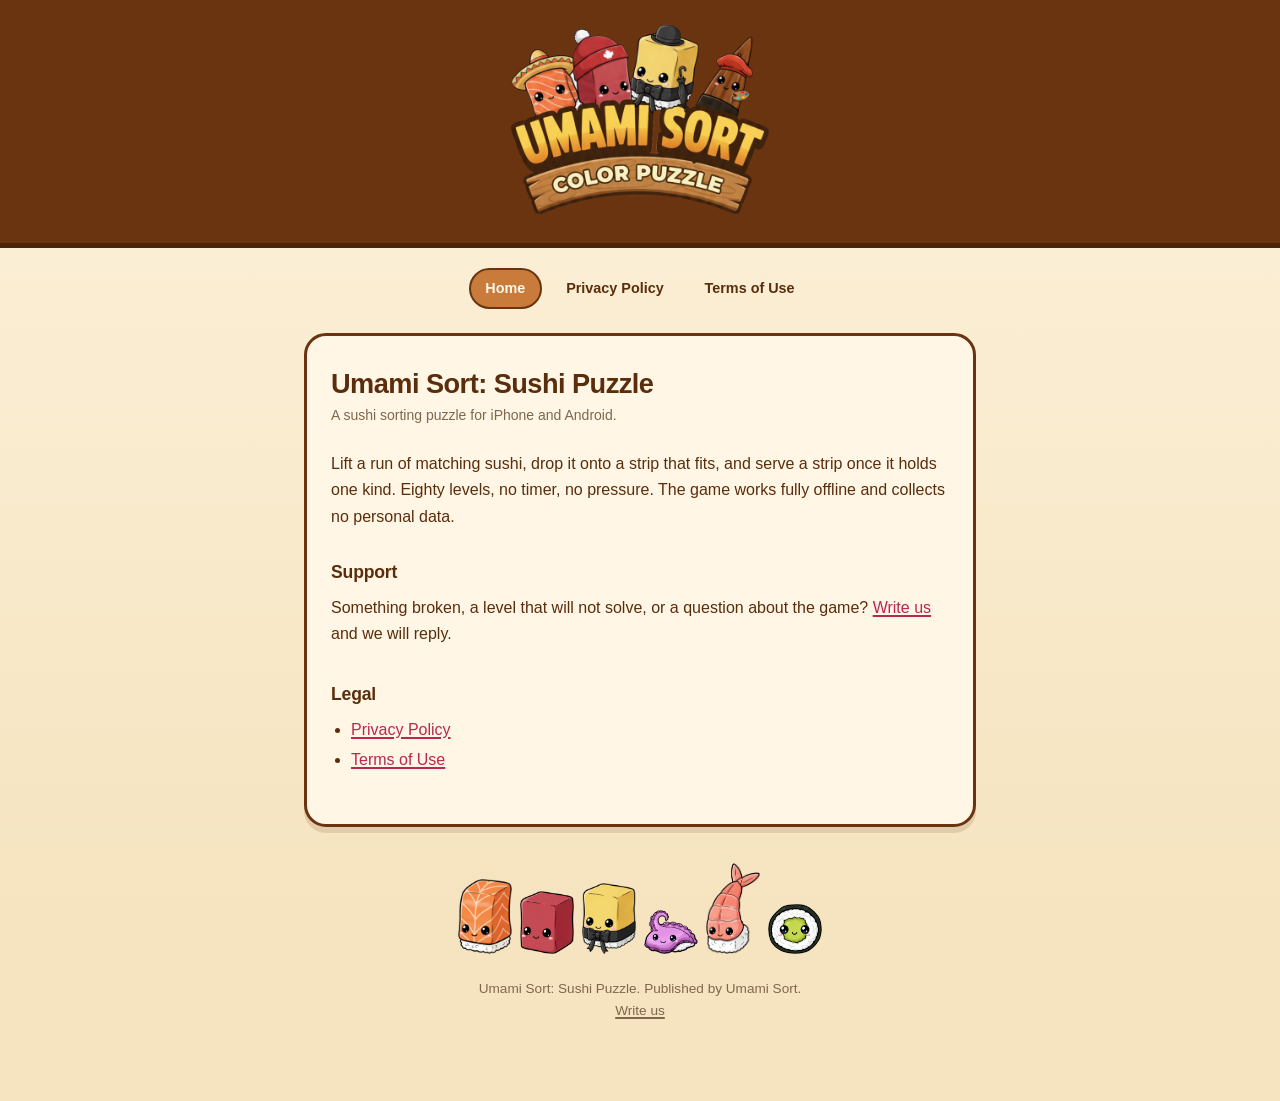
<file: index.html>
<!doctype html>
<html lang="en">
<head>
<meta charset="utf-8">
<meta name="viewport" content="width=device-width, initial-scale=1">
<meta name="color-scheme" content="light dark">
<title>Umami Sort: Sushi Puzzle</title>
<meta name="description" content="Umami Sort: Sushi Puzzle, a sushi colour sorting puzzle. Support, privacy policy and terms of use.">
<link rel="icon" href="img/icon.png">
<link rel="apple-touch-icon" href="img/icon.png">
<link rel="stylesheet" href="style.css">
</head>
<body>

<div class="band">
  <a href="index.html"><img class="logo" src="img/logo.png" alt="Umami Sort: Sushi Puzzle"></a>
</div>

<main class="wrap">
  <nav>
    <a href="index.html" aria-current="page">Home</a>
    <a href="privacy.html">Privacy Policy</a>
    <a href="terms.html">Terms of Use</a>
  </nav>

  <article class="card">
    <h1>Umami Sort: Sushi Puzzle</h1>
    <p class="updated">A sushi sorting puzzle for iPhone and Android.</p>

    <p>Lift a run of matching sushi, drop it onto a strip that fits, and serve a strip once
    it holds one kind. Eighty levels, no timer, no pressure. The game works fully offline
    and collects no personal data.</p>

    <h2>Support</h2>
    <p>Something broken, a level that will not solve, or a question about the game?
    <a href="mailto:idandebi1234@gmail.com">Write us</a> and we will reply.</p>

    <h2>Legal</h2>
    <ul>
      <li><a href="privacy.html">Privacy Policy</a></li>
      <li><a href="terms.html">Terms of Use</a></li>
    </ul>
  </article>

  <div class="cast" aria-hidden="true">
    <img src="img/salmon.png" alt="" width="54" height="54">
    <img src="img/tuna.png" alt="" width="54" height="54">
    <img src="img/tamago.png" alt="" width="54" height="54">
    <img src="img/tako.png" alt="" width="54" height="54">
    <img src="img/ebi.png" alt="" width="54" height="54">
    <img src="img/avocado.png" alt="" width="54" height="54">
  </div>

  <footer>
    <p>Umami Sort: Sushi Puzzle. Published by Umami Sort.<br>
    <a href="mailto:idandebi1234@gmail.com">Write us</a></p>
  </footer>
</main>

</body>
</html>
</file>
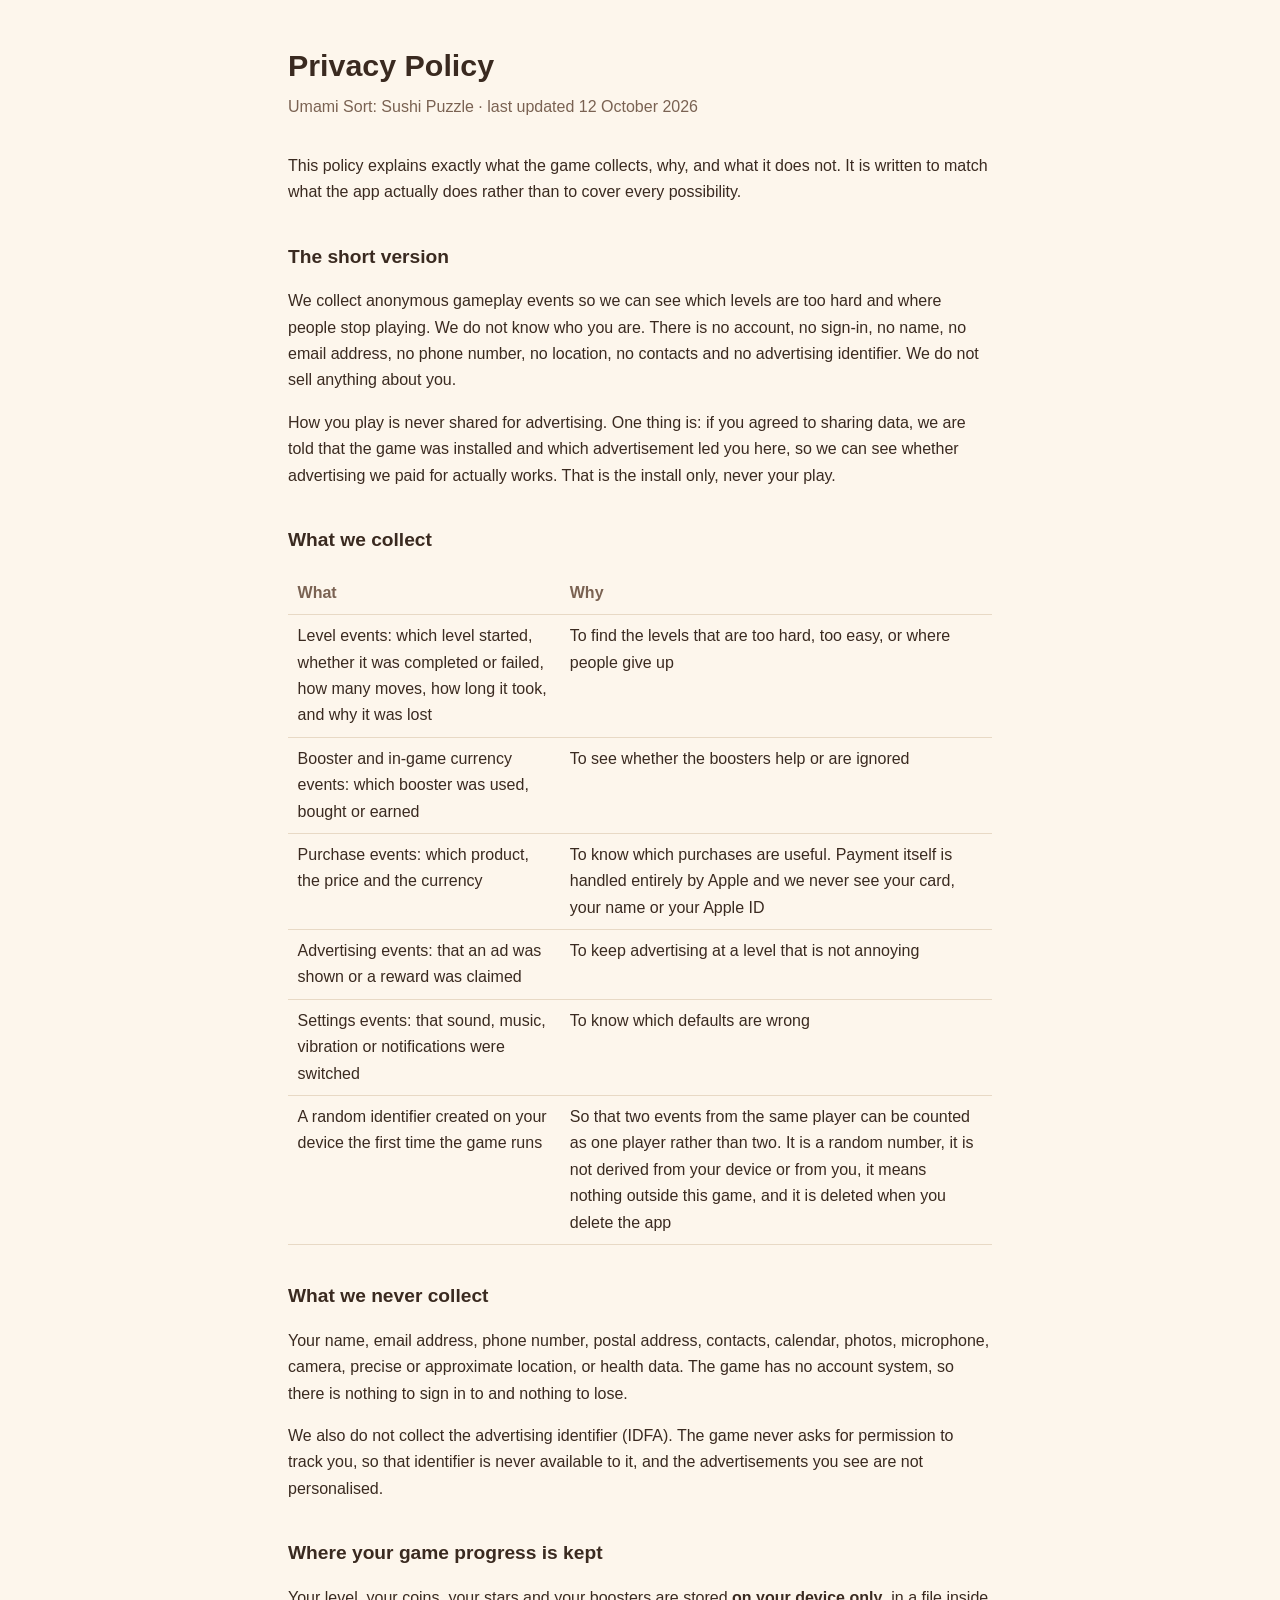
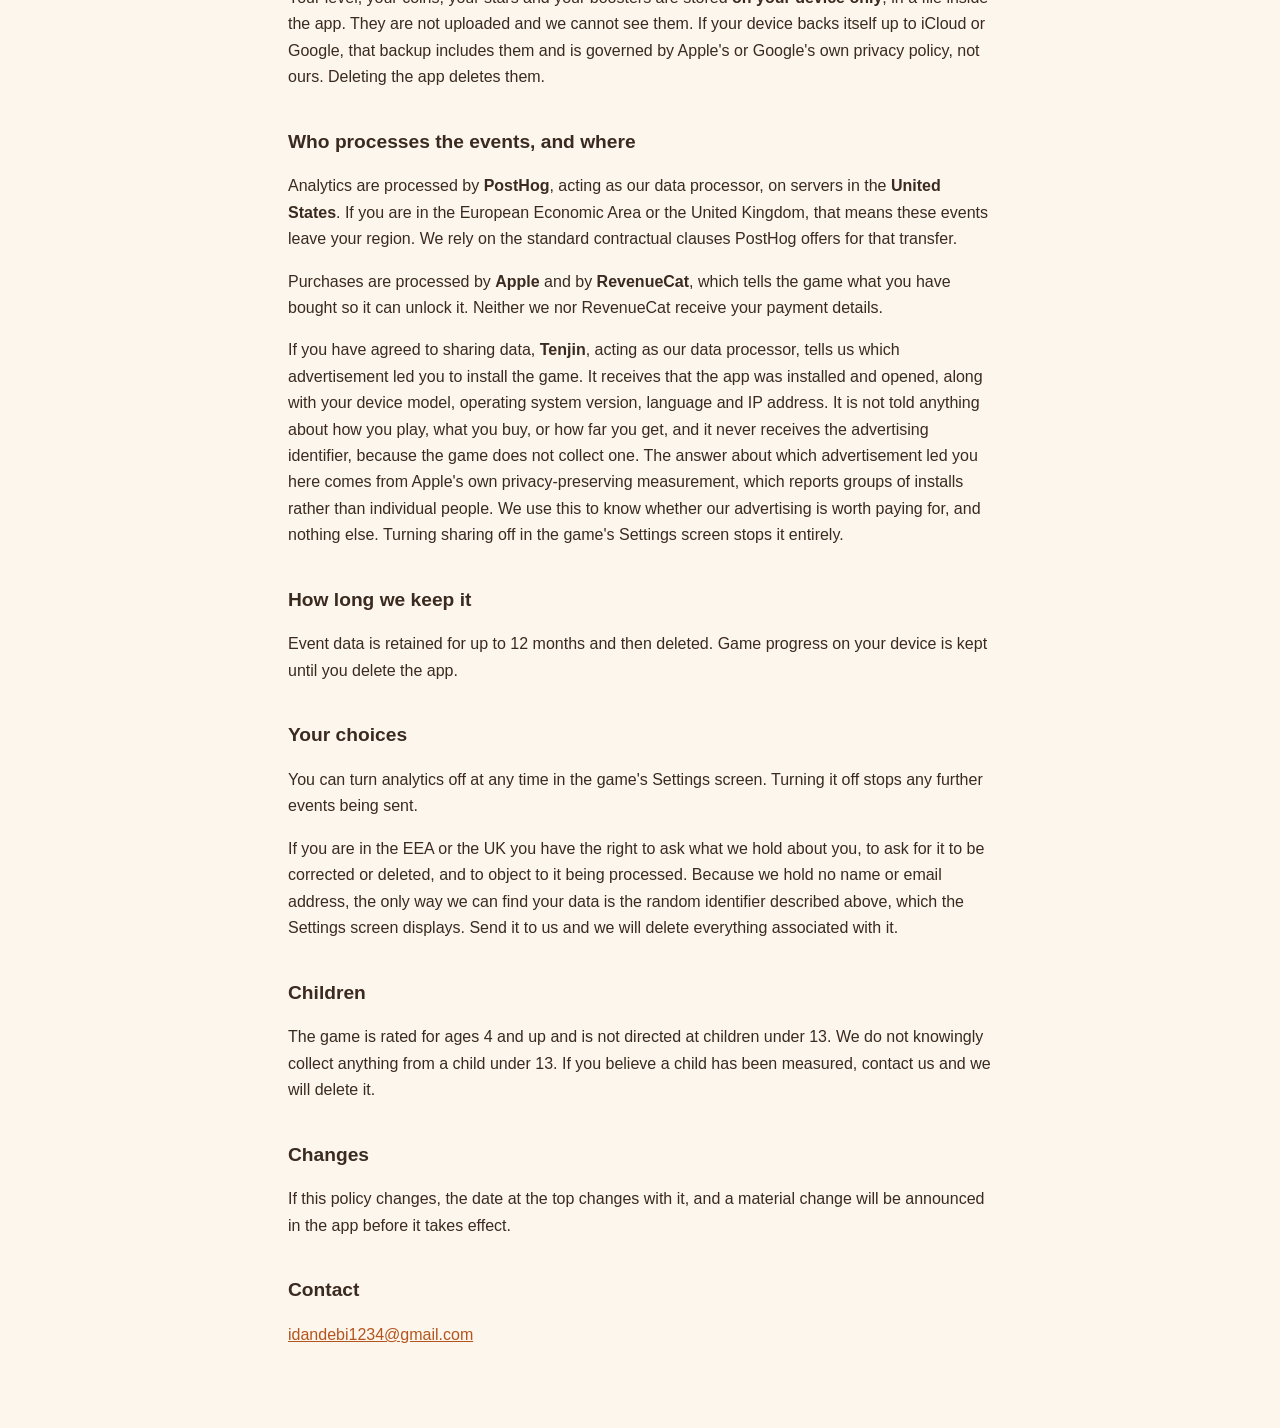
<file: privacy.html>
<!DOCTYPE html>
<html lang="en">
<head>
<meta charset="utf-8">
<meta name="viewport" content="width=device-width, initial-scale=1">
<title>Privacy Policy — Umami Sort: Sushi Puzzle</title>
<style>
  :root { --ink:#3a2a20; --soft:#7a6252; --bg:#fdf6ec; --rule:#e8d9c5; }
  html { -webkit-text-size-adjust: 100%; }
  body { margin:0; background:var(--bg); color:var(--ink);
         font:16px/1.65 -apple-system,BlinkMacSystemFont,"Segoe UI",Roboto,Helvetica,Arial,sans-serif; }
  main { max-width:44rem; margin:0 auto; padding:2.5rem 1.25rem 4rem; }
  h1 { font-size:1.9rem; margin:0 0 .25rem; }
  h2 { font-size:1.2rem; margin:2.2rem 0 .6rem; }
  .updated { color:var(--soft); margin:0 0 2rem; }
  table { border-collapse:collapse; width:100%; margin:1rem 0; }
  th,td { text-align:left; padding:.5rem .6rem; border-bottom:1px solid var(--rule); vertical-align:top; }
  th { color:var(--soft); font-weight:600; }
  code { background:#f3e7d6; padding:.1rem .3rem; border-radius:3px; }
  a { color:#b4551f; }
  @media (prefers-color-scheme: dark) {
    :root { --ink:#f3e7d6; --soft:#b9a591; --bg:#241a14; --rule:#3d2e24; }
    code { background:#3d2e24; }
    a { color:#ffab70; }
  }
</style>
</head>
<body>
<main>

<h1>Privacy Policy</h1>
<p class="updated">Umami Sort: Sushi Puzzle · last updated 12 October 2026</p>

<p>This policy explains exactly what the game collects, why, and what it does not. It is
written to match what the app actually does rather than to cover every possibility.</p>

<h2>The short version</h2>
<p>We collect anonymous gameplay events so we can see which levels are too hard and where
people stop playing. We do not know who you are. There is no account, no sign-in, no name, no
email address, no phone number, no location, no contacts and no advertising identifier. We do
not sell anything about you.</p>

<p>How you play is never shared for advertising. One thing is: if you agreed to sharing data,
we are told that the game was installed and which advertisement led you here, so we can see
whether advertising we paid for actually works. That is the install only, never your play.</p>

<h2>What we collect</h2>
<table>
  <tr><th>What</th><th>Why</th></tr>
  <tr><td>Level events: which level started, whether it was completed or failed, how many
      moves, how long it took, and why it was lost</td>
      <td>To find the levels that are too hard, too easy, or where people give up</td></tr>
  <tr><td>Booster and in-game currency events: which booster was used, bought or earned</td>
      <td>To see whether the boosters help or are ignored</td></tr>
  <tr><td>Purchase events: which product, the price and the currency</td>
      <td>To know which purchases are useful. Payment itself is handled entirely by Apple
      and we never see your card, your name or your Apple ID</td></tr>
  <tr><td>Advertising events: that an ad was shown or a reward was claimed</td>
      <td>To keep advertising at a level that is not annoying</td></tr>
  <tr><td>Settings events: that sound, music, vibration or notifications were switched</td>
      <td>To know which defaults are wrong</td></tr>
  <tr><td>A random identifier created on your device the first time the game runs</td>
      <td>So that two events from the same player can be counted as one player rather than
      two. It is a random number, it is not derived from your device or from you, it means
      nothing outside this game, and it is deleted when you delete the app</td></tr>
</table>

<h2>What we never collect</h2>
<p>Your name, email address, phone number, postal address, contacts, calendar, photos,
microphone, camera, precise or approximate location, or health data. The game has no account
system, so there is nothing to sign in to and nothing to lose.</p>

<p>We also do not collect the advertising identifier (IDFA). The game never asks for permission
to track you, so that identifier is never available to it, and the advertisements you see are
not personalised.</p>

<h2>Where your game progress is kept</h2>
<p>Your level, your coins, your stars and your boosters are stored <strong>on your device
only</strong>, in a file inside the app. They are not uploaded and we cannot see them. If your
device backs itself up to iCloud or Google, that backup includes them and is governed by
Apple's or Google's own privacy policy, not ours. Deleting the app deletes them.</p>

<h2>Who processes the events, and where</h2>
<p>Analytics are processed by <strong>PostHog</strong>, acting as our data processor, on
servers in the <strong>United States</strong>. If you are in the European Economic Area or the
United Kingdom, that means these events leave your region. We rely on the standard contractual
clauses PostHog offers for that transfer.</p>
<p>Purchases are processed by <strong>Apple</strong> and by <strong>RevenueCat</strong>, which
tells the game what you have bought so it can unlock it. Neither we nor RevenueCat receive
your payment details.</p>

<p>If you have agreed to sharing data, <strong>Tenjin</strong>, acting as our data processor,
tells us which advertisement led you to install the game. It receives that the app was
installed and opened, along with your device model, operating system version, language and IP
address. It is not told anything about how you play, what you buy, or how far you get, and it
never receives the advertising identifier, because the game does not collect one. The answer
about which advertisement led you here comes from Apple's own privacy-preserving measurement,
which reports groups of installs rather than individual people. We use this to know whether
our advertising is worth paying for, and nothing else. Turning sharing off in the game's
Settings screen stops it entirely.</p>

<h2>How long we keep it</h2>
<p>Event data is retained for up to 12 months and then deleted. Game progress on your device is
kept until you delete the app.</p>

<h2>Your choices</h2>
<p>You can turn analytics off at any time in the game's Settings screen. Turning it off stops
any further events being sent.</p>
<p>If you are in the EEA or the UK you have the right to ask what we hold about you, to ask for
it to be corrected or deleted, and to object to it being processed. Because we hold no name or
email address, the only way we can find your data is the random identifier described above,
which the Settings screen displays. Send it to us and we will delete everything associated with
it.</p>

<h2>Children</h2>
<p>The game is rated for ages 4 and up and is not directed at children under 13. We do not
knowingly collect anything from a child under 13. If you believe a child has been measured,
contact us and we will delete it.</p>

<h2>Changes</h2>
<p>If this policy changes, the date at the top changes with it, and a material change will be
announced in the app before it takes effect.</p>

<h2>Contact</h2>
<p><a href="mailto:idandebi1234@gmail.com">idandebi1234@gmail.com</a></p>

</main>
</body>
</html>
</file>
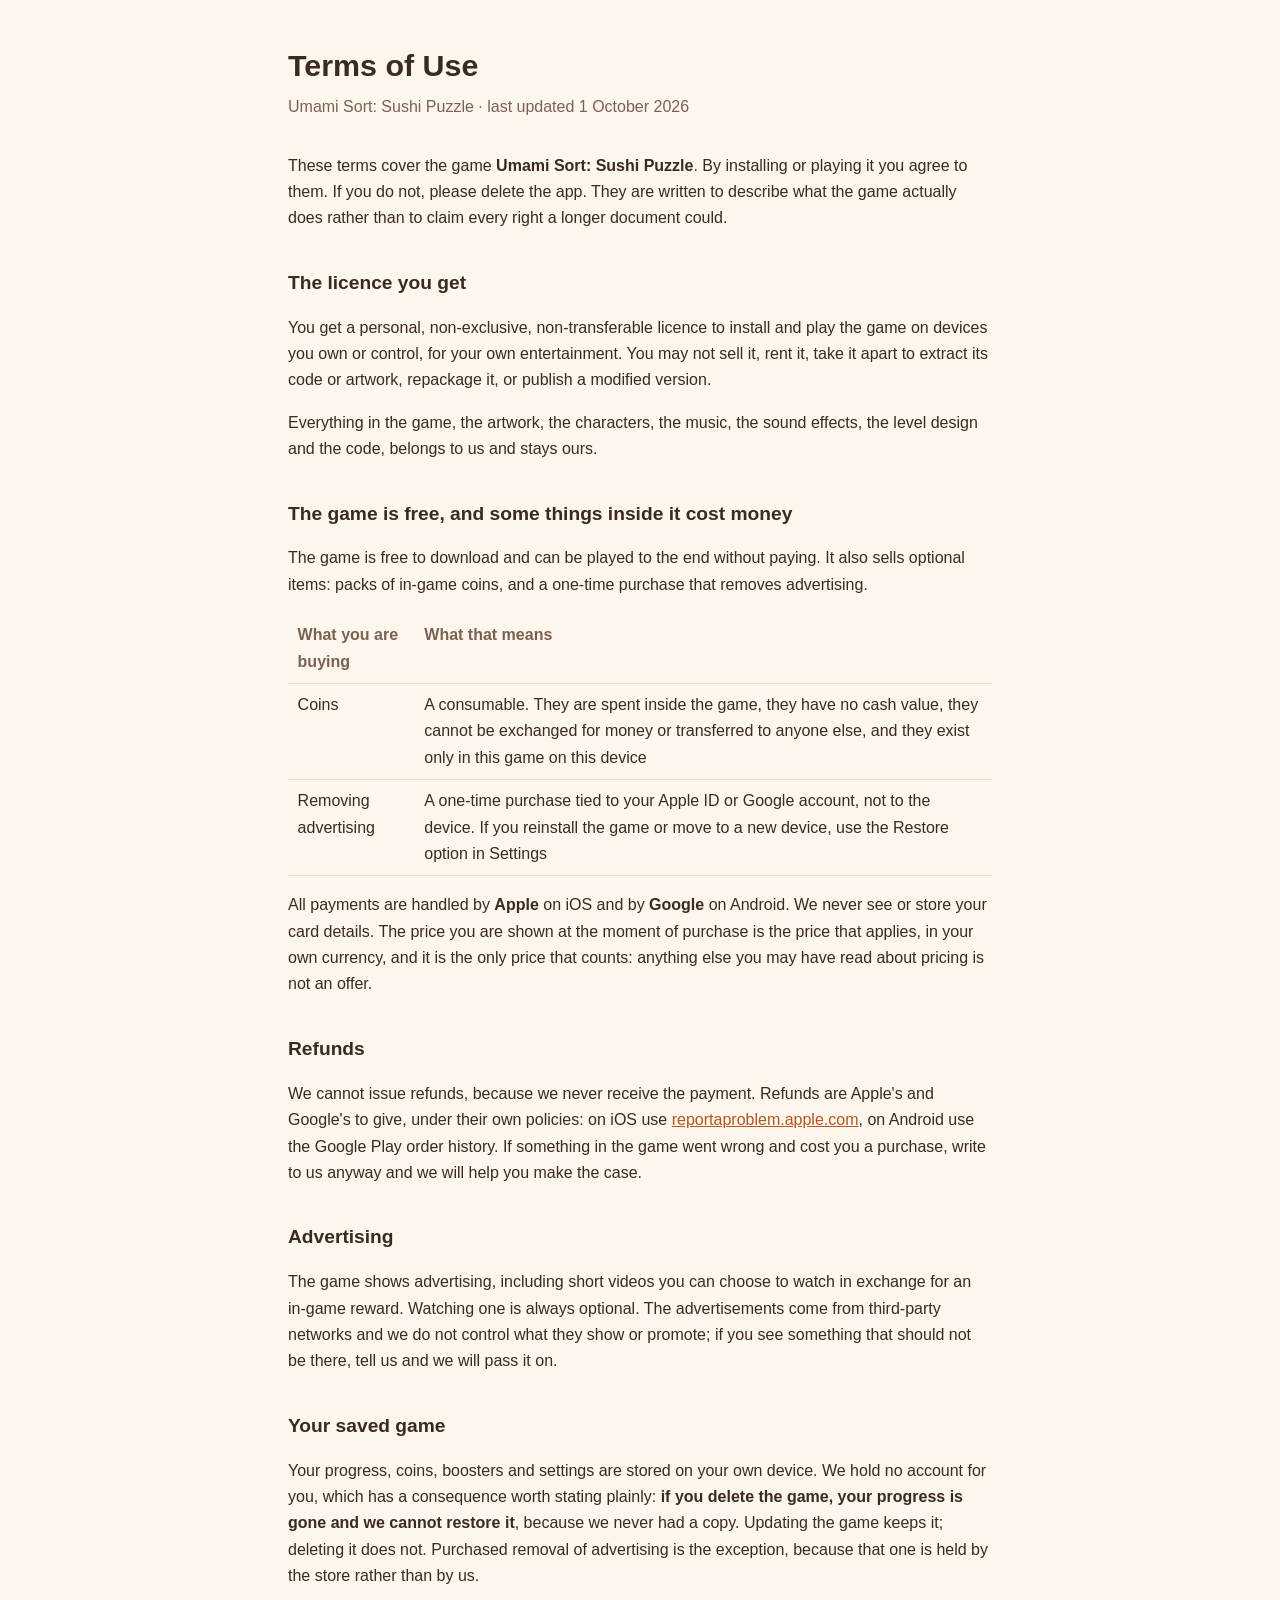
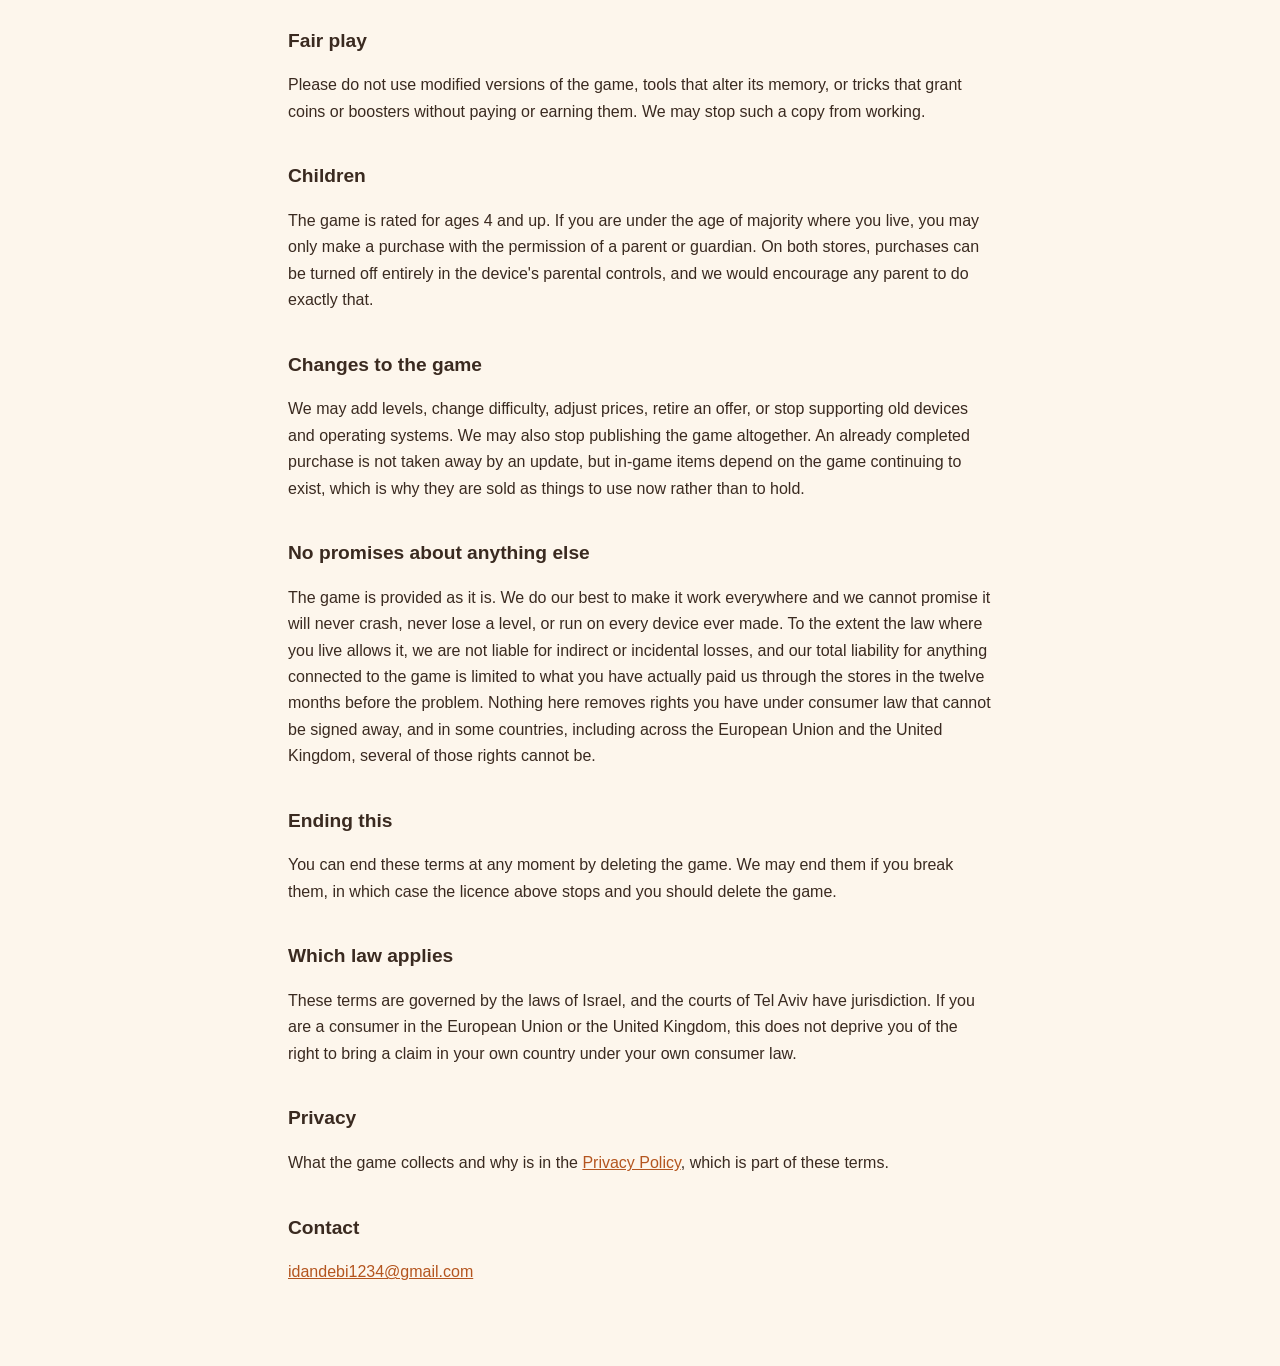
<file: terms.html>
<!DOCTYPE html>
<html lang="en">
<head>
<meta charset="utf-8">
<meta name="viewport" content="width=device-width, initial-scale=1">
<title>Terms of Use — Umami Sort: Sushi Puzzle</title>
<style>
  :root { --ink:#3a2a20; --soft:#7a6252; --bg:#fdf6ec; --rule:#e8d9c5; }
  html { -webkit-text-size-adjust: 100%; }
  body { margin:0; background:var(--bg); color:var(--ink);
         font:16px/1.65 -apple-system,BlinkMacSystemFont,"Segoe UI",Roboto,Helvetica,Arial,sans-serif; }
  main { max-width:44rem; margin:0 auto; padding:2.5rem 1.25rem 4rem; }
  h1 { font-size:1.9rem; margin:0 0 .25rem; }
  h2 { font-size:1.2rem; margin:2.2rem 0 .6rem; }
  .updated { color:var(--soft); margin:0 0 2rem; }
  table { border-collapse:collapse; width:100%; margin:1rem 0; }
  th,td { text-align:left; padding:.5rem .6rem; border-bottom:1px solid var(--rule); vertical-align:top; }
  th { color:var(--soft); font-weight:600; }
  code { background:#f3e7d6; padding:.1rem .3rem; border-radius:3px; }
  a { color:#b4551f; }
  @media (prefers-color-scheme: dark) {
    :root { --ink:#f3e7d6; --soft:#b9a591; --bg:#241a14; --rule:#3d2e24; }
    code { background:#3d2e24; }
    a { color:#ffab70; }
  }
</style>
</head>
<body>
<main>

<h1>Terms of Use</h1>
<p class="updated">Umami Sort: Sushi Puzzle · last updated 1 October 2026</p>

<p>These terms cover the game <strong>Umami Sort: Sushi Puzzle</strong>. By installing or
playing it you agree to them. If you do not, please delete the app. They are written to
describe what the game actually does rather than to claim every right a longer document could.</p>

<h2>The licence you get</h2>
<p>You get a personal, non-exclusive, non-transferable licence to install and play the game on
devices you own or control, for your own entertainment. You may not sell it, rent it, take it
apart to extract its code or artwork, repackage it, or publish a modified version.</p>
<p>Everything in the game, the artwork, the characters, the music, the sound effects, the level
design and the code, belongs to us and stays ours.</p>

<h2>The game is free, and some things inside it cost money</h2>
<p>The game is free to download and can be played to the end without paying. It also sells
optional items: packs of in-game coins, and a one-time purchase that removes advertising.</p>
<table>
  <tr><th>What you are buying</th><th>What that means</th></tr>
  <tr><td>Coins</td>
      <td>A consumable. They are spent inside the game, they have no cash value, they cannot be
      exchanged for money or transferred to anyone else, and they exist only in this game on
      this device</td></tr>
  <tr><td>Removing advertising</td>
      <td>A one-time purchase tied to your Apple ID or Google account, not to the device. If
      you reinstall the game or move to a new device, use the Restore option in Settings</td></tr>
</table>
<p>All payments are handled by <strong>Apple</strong> on iOS and by <strong>Google</strong> on
Android. We never see or store your card details. The price you are shown at the moment of
purchase is the price that applies, in your own currency, and it is the only price that counts:
anything else you may have read about pricing is not an offer.</p>

<h2>Refunds</h2>
<p>We cannot issue refunds, because we never receive the payment. Refunds are Apple's and
Google's to give, under their own policies: on iOS use
<a href="https://reportaproblem.apple.com">reportaproblem.apple.com</a>, on Android use the
Google Play order history. If something in the game went wrong and cost you a purchase, write
to us anyway and we will help you make the case.</p>

<h2>Advertising</h2>
<p>The game shows advertising, including short videos you can choose to watch in exchange for
an in-game reward. Watching one is always optional. The advertisements come from third-party
networks and we do not control what they show or promote; if you see something that should not
be there, tell us and we will pass it on.</p>

<h2>Your saved game</h2>
<p>Your progress, coins, boosters and settings are stored on your own device. We hold no account
for you, which has a consequence worth stating plainly: <strong>if you delete the game, your
progress is gone and we cannot restore it</strong>, because we never had a copy. Updating the
game keeps it; deleting it does not. Purchased removal of advertising is the exception, because
that one is held by the store rather than by us.</p>

<h2>Fair play</h2>
<p>Please do not use modified versions of the game, tools that alter its memory, or tricks that
grant coins or boosters without paying or earning them. We may stop such a copy from working.</p>

<h2>Children</h2>
<p>The game is rated for ages 4 and up. If you are under the age of majority where you live,
you may only make a purchase with the permission of a parent or guardian. On both stores,
purchases can be turned off entirely in the device's parental controls, and we would encourage
any parent to do exactly that.</p>

<h2>Changes to the game</h2>
<p>We may add levels, change difficulty, adjust prices, retire an offer, or stop supporting old
devices and operating systems. We may also stop publishing the game altogether. An already
completed purchase is not taken away by an update, but in-game items depend on the game
continuing to exist, which is why they are sold as things to use now rather than to hold.</p>

<h2>No promises about anything else</h2>
<p>The game is provided as it is. We do our best to make it work everywhere and we cannot
promise it will never crash, never lose a level, or run on every device ever made. To the extent
the law where you live allows it, we are not liable for indirect or incidental losses, and our
total liability for anything connected to the game is limited to what you have actually paid us
through the stores in the twelve months before the problem. Nothing here removes rights you have
under consumer law that cannot be signed away, and in some countries, including across the
European Union and the United Kingdom, several of those rights cannot be.</p>

<h2>Ending this</h2>
<p>You can end these terms at any moment by deleting the game. We may end them if you break
them, in which case the licence above stops and you should delete the game.</p>

<h2>Which law applies</h2>
<p>These terms are governed by the laws of Israel, and the courts of Tel Aviv have jurisdiction.
If you are a consumer in the European Union or the United Kingdom, this does not deprive you of
the right to bring a claim in your own country under your own consumer law.</p>

<h2>Privacy</h2>
<p>What the game collects and why is in the <a href="privacy.html">Privacy Policy</a>, which is
part of these terms.</p>

<h2>Contact</h2>
<p><a href="mailto:idandebi1234@gmail.com">idandebi1234@gmail.com</a></p>

</main>
</body>
</html>
</file>
<file: style.css>
/* Palette taken from Assets/Scripts/World/WorldTheme.cs, converted to hex.
   No web fonts on purpose: a privacy policy page that calls out to Google Fonts
   logs the reader's IP with a third party, which is the thing this page promises
   does not happen. ui-rounded gives the game's rounded face on Apple devices and
   falls back cleanly everywhere else. */
:root {
  --sky-top: #FCF2DC;
  --sky-bottom: #F6E4C0;
  --card: #FFF6E5;
  --ink: #5A2D0C;
  --muted: #7F674B;
  --link: #B92850;
  --rule: #EADCC2;
  --band: #6B3410;
  --band-edge: #4E2408;
  --card-edge: #6B3410;
  --panel: #C97B3C;
  --shadow: rgba(90, 45, 12, 0.13);
}
@media (prefers-color-scheme: dark) {
  :root:not([data-theme="light"]) {
    --sky-top: #2A1406;
    --sky-bottom: #1E0E04;
    --card: #3A1B06;
    --ink: #FCF2DC;
    --muted: #C7B49A;
    --link: #F0A868;
    --rule: #55290C;
    --band: #6B3410;
    --band-edge: #4E2408;
    --card-edge: #8A4A1A;
    --panel: #C97B3C;
    --shadow: rgba(0, 0, 0, 0.45);
  }
}
:root[data-theme="dark"] {
  --sky-top: #2A1406;
  --sky-bottom: #1E0E04;
  --card: #3A1B06;
  --ink: #FCF2DC;
  --muted: #C7B49A;
  --link: #F0A868;
  --rule: #55290C;
  --band: #6B3410;
  --band-edge: #4E2408;
  --card-edge: #8A4A1A;
  --shadow: rgba(0, 0, 0, 0.45);
}

* { box-sizing: border-box; }

body {
  margin: 0;
  min-height: 100vh;
  background: var(--sky-bottom);
  background-image: linear-gradient(var(--sky-top), var(--sky-bottom));
  background-attachment: fixed;
  color: var(--ink);
  font-family: ui-rounded, "SF Pro Rounded", -apple-system, BlinkMacSystemFont,
               "Segoe UI", Roboto, "Helvetica Neue", Arial, sans-serif;
  font-size: 16px;
  line-height: 1.65;
  -webkit-text-size-adjust: 100%;
}

/* The nori strip the pieces sit on, borrowed as a header band. */
.band {
  background: var(--band);
  border-bottom: 5px solid var(--band-edge);
  padding: 1.5rem 16px 1.25rem;
  text-align: center;
}
.band a { display: inline-block; line-height: 0; }
.logo { width: 100%; max-width: 260px; height: auto; }

.wrap { max-width: 44rem; margin: 0 auto; padding: 0 16px 4rem; }

nav {
  display: flex;
  flex-wrap: wrap;
  gap: 0.5rem;
  justify-content: center;
  padding: 1.25rem 0 1.5rem;
}
nav a {
  color: var(--ink);
  text-decoration: none;
  font-weight: 700;
  font-size: 0.9rem;
  padding: 0.4rem 0.9rem;
  border-radius: 999px;
  border: 2px solid transparent;
}
nav a:hover { border-color: var(--rule); }
nav a[aria-current="page"] {
  background: var(--panel);
  border-color: var(--band);
  color: #FFF6E5;
}

.card {
  background: var(--card);
  border: 3px solid var(--card-edge);
  border-radius: 22px;
  box-shadow: 0 6px 0 var(--shadow);
  padding: 2rem 1.5rem 2.25rem;
}

h1 {
  font-size: 1.7rem;
  line-height: 1.15;
  letter-spacing: -0.02em;
  margin: 0 0 0.3rem;
}
h2 {
  font-size: 1.1rem;
  margin: 2rem 0 0.5rem;
  letter-spacing: -0.01em;
}
h2:first-of-type { margin-top: 1.75rem; }
.updated { color: var(--muted); font-size: 0.875rem; margin: 0 0 1.5rem; }
p { margin: 0 0 0.9rem; }
ul { padding-left: 1.25rem; margin: 0 0 0.9rem; }
li { margin: 0.25rem 0; }
a { color: var(--link); text-decoration-thickness: 2px; text-underline-offset: 2px; }
strong { font-weight: 800; }

/* Decorative only. Screen readers skip these, alt is empty by design. */
.cast {
  display: flex;
  flex-wrap: wrap;
  justify-content: center;
  align-items: flex-end;
  gap: 0.5rem;
  margin: 2.25rem 0 1rem;
}
.cast img { width: 54px; height: auto; }
@media (max-width: 380px) { .cast img { width: 44px; } }

footer {
  text-align: center;
  color: var(--muted);
  font-size: 0.85rem;
  padding-top: 0.5rem;
}
footer a { color: var(--muted); }

@media (prefers-reduced-motion: no-preference) {
  .cast img { transition: transform 180ms ease-out; }
  .cast img:hover { transform: translateY(-6px) rotate(-4deg); }
}
</file>
